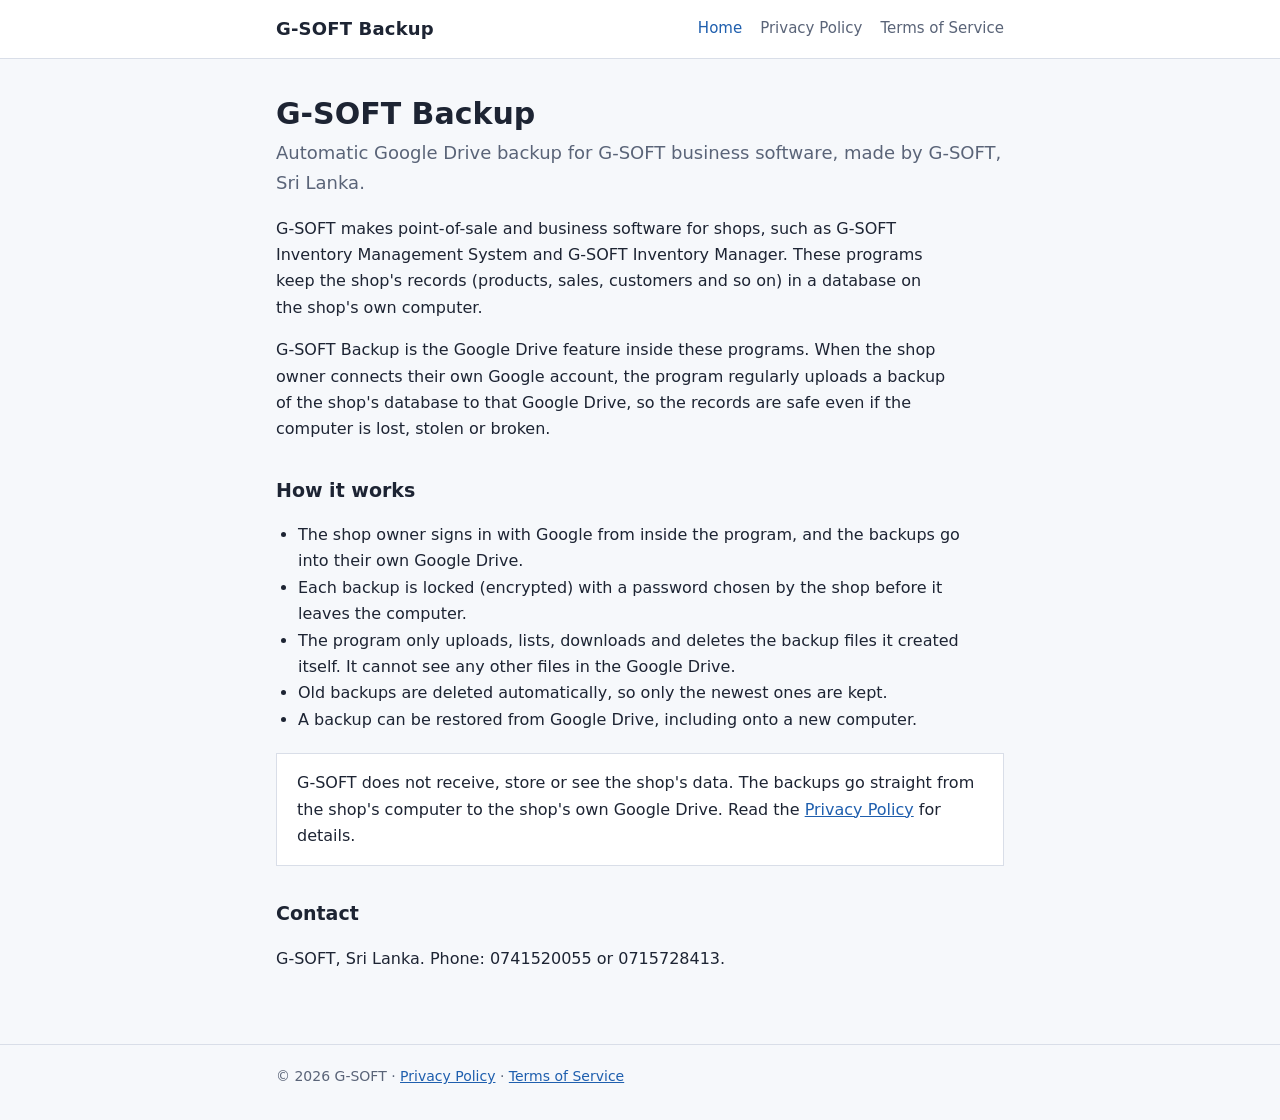
<file: index.html>
<!doctype html>
<html lang="en">
<head>
<meta charset="utf-8">
<meta name="viewport" content="width=device-width, initial-scale=1">
<title>G-SOFT Backup</title>
<meta name="description" content="Google Drive backup for G-SOFT business software.">
<link rel="stylesheet" href="style.css">
</head>
<body>
<header><div class="wrap">
  <a class="brand" href="./">G-SOFT Backup</a>
  <nav><a href="./" aria-current="page">Home</a><a href="privacy.html">Privacy Policy</a><a href="terms.html">Terms of Service</a></nav>
</div></header>
<main><div class="wrap">
  <h1>G-SOFT Backup</h1>
  <p class="lead">Automatic Google Drive backup for G-SOFT business software, made by G-SOFT, Sri Lanka.</p>

  <p>G-SOFT makes point-of-sale and business software for shops, such as G-SOFT Inventory Management System and G-SOFT Inventory Manager. These programs keep the shop's records (products, sales, customers and so on) in a database on the shop's own computer.</p>
  <p>G-SOFT Backup is the Google Drive feature inside these programs. When the shop owner connects their own Google account, the program regularly uploads a backup of the shop's database to that Google Drive, so the records are safe even if the computer is lost, stolen or broken.</p>

  <h2>How it works</h2>
  <ul>
    <li>The shop owner signs in with Google from inside the program, and the backups go into their own Google Drive.</li>
    <li>Each backup is locked (encrypted) with a password chosen by the shop before it leaves the computer.</li>
    <li>The program only uploads, lists, downloads and deletes the backup files it created itself. It cannot see any other files in the Google Drive.</li>
    <li>Old backups are deleted automatically, so only the newest ones are kept.</li>
    <li>A backup can be restored from Google Drive, including onto a new computer.</li>
  </ul>

  <div class="box">
    G-SOFT does not receive, store or see the shop's data. The backups go straight from the shop's computer to the shop's own Google Drive. Read the <a href="privacy.html">Privacy Policy</a> for details.
  </div>

  <h2>Contact</h2>
  <p>G-SOFT, Sri Lanka. Phone: 0741520055 or 0715728413.</p>
</div></main>
<footer><div class="wrap">© 2026 G-SOFT · <a href="privacy.html">Privacy Policy</a> · <a href="terms.html">Terms of Service</a></div></footer>
</body>
</html>
</file>
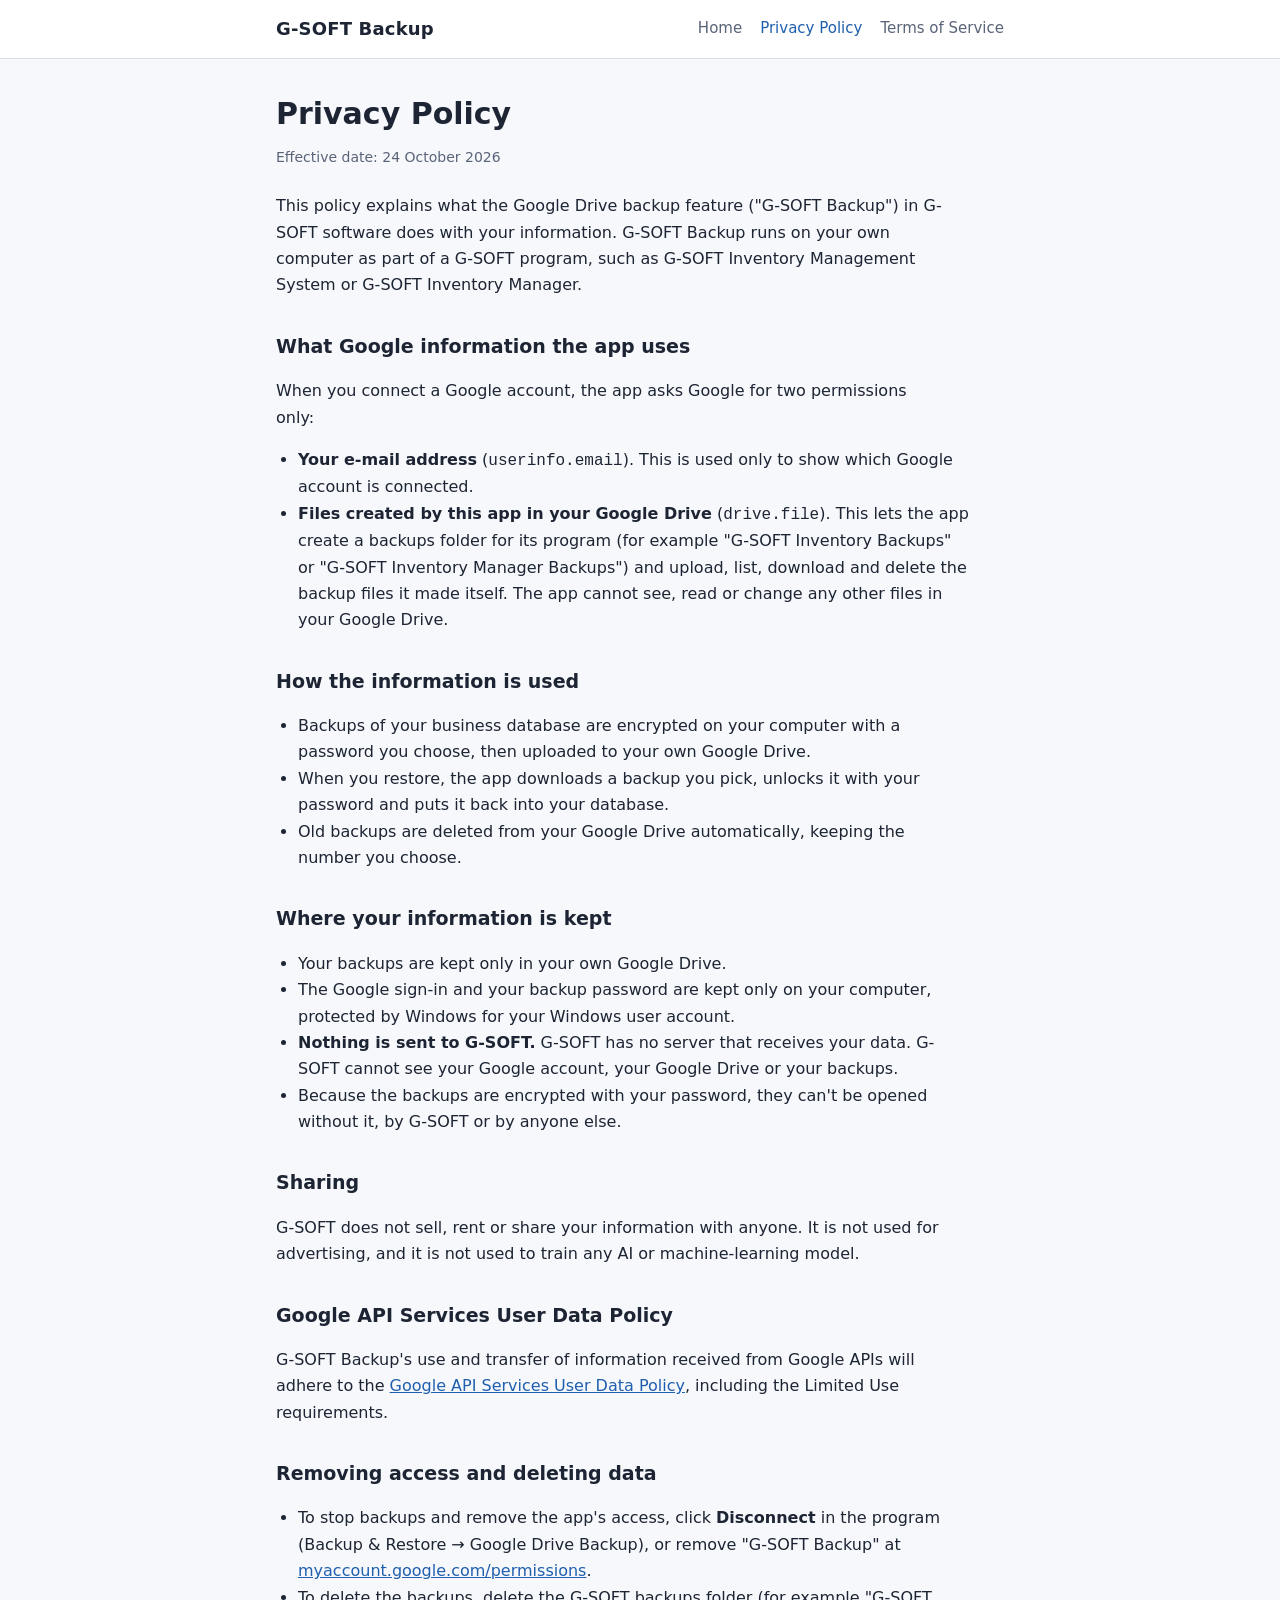
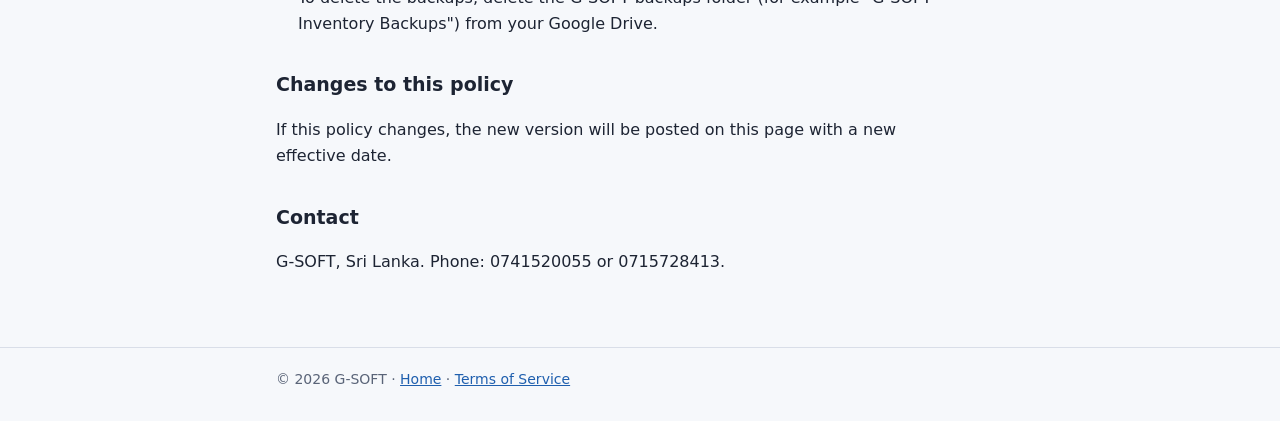
<file: privacy.html>
<!doctype html>
<html lang="en">
<head>
<meta charset="utf-8">
<meta name="viewport" content="width=device-width, initial-scale=1">
<title>Privacy Policy · G-SOFT Backup</title>
<link rel="stylesheet" href="style.css">
</head>
<body>
<header><div class="wrap">
  <a class="brand" href="./">G-SOFT Backup</a>
  <nav><a href="./">Home</a><a href="privacy.html" aria-current="page">Privacy Policy</a><a href="terms.html">Terms of Service</a></nav>
</div></header>
<main><div class="wrap">
  <h1>Privacy Policy</h1>
  <p class="date">Effective date: 24 October 2026</p>

  <p>This policy explains what the Google Drive backup feature ("G-SOFT Backup") in G-SOFT software does with your information. G-SOFT Backup runs on your own computer as part of a G-SOFT program, such as G-SOFT Inventory Management System or G-SOFT Inventory Manager.</p>

  <h2>What Google information the app uses</h2>
  <p>When you connect a Google account, the app asks Google for two permissions only:</p>
  <ul>
    <li><b>Your e-mail address</b> (<code>userinfo.email</code>). This is used only to show which Google account is connected.</li>
    <li><b>Files created by this app in your Google Drive</b> (<code>drive.file</code>). This lets the app create a backups folder for its program (for example "G-SOFT Inventory Backups" or "G-SOFT Inventory Manager Backups") and upload, list, download and delete the backup files it made itself. The app cannot see, read or change any other files in your Google Drive.</li>
  </ul>

  <h2>How the information is used</h2>
  <ul>
    <li>Backups of your business database are encrypted on your computer with a password you choose, then uploaded to your own Google Drive.</li>
    <li>When you restore, the app downloads a backup you pick, unlocks it with your password and puts it back into your database.</li>
    <li>Old backups are deleted from your Google Drive automatically, keeping the number you choose.</li>
  </ul>

  <h2>Where your information is kept</h2>
  <ul>
    <li>Your backups are kept only in your own Google Drive.</li>
    <li>The Google sign-in and your backup password are kept only on your computer, protected by Windows for your Windows user account.</li>
    <li><b>Nothing is sent to G-SOFT.</b> G-SOFT has no server that receives your data. G-SOFT cannot see your Google account, your Google Drive or your backups.</li>
    <li>Because the backups are encrypted with your password, they can't be opened without it, by G-SOFT or by anyone else.</li>
  </ul>

  <h2>Sharing</h2>
  <p>G-SOFT does not sell, rent or share your information with anyone. It is not used for advertising, and it is not used to train any AI or machine-learning model.</p>

  <h2>Google API Services User Data Policy</h2>
  <p>G-SOFT Backup's use and transfer of information received from Google APIs will adhere to the <a href="https://developers.google.com/terms/api-services-user-data-policy">Google API Services User Data Policy</a>, including the Limited Use requirements.</p>

  <h2>Removing access and deleting data</h2>
  <ul>
    <li>To stop backups and remove the app's access, click <b>Disconnect</b> in the program (Backup &amp; Restore → Google Drive Backup), or remove "G-SOFT Backup" at <a href="https://myaccount.google.com/permissions">myaccount.google.com/permissions</a>.</li>
    <li>To delete the backups, delete the G-SOFT backups folder (for example "G-SOFT Inventory Backups") from your Google Drive.</li>
  </ul>

  <h2>Changes to this policy</h2>
  <p>If this policy changes, the new version will be posted on this page with a new effective date.</p>

  <h2>Contact</h2>
  <p>G-SOFT, Sri Lanka. Phone: 0741520055 or 0715728413.</p>
</div></main>
<footer><div class="wrap">© 2026 G-SOFT · <a href="./">Home</a> · <a href="terms.html">Terms of Service</a></div></footer>
</body>
</html>
</file>
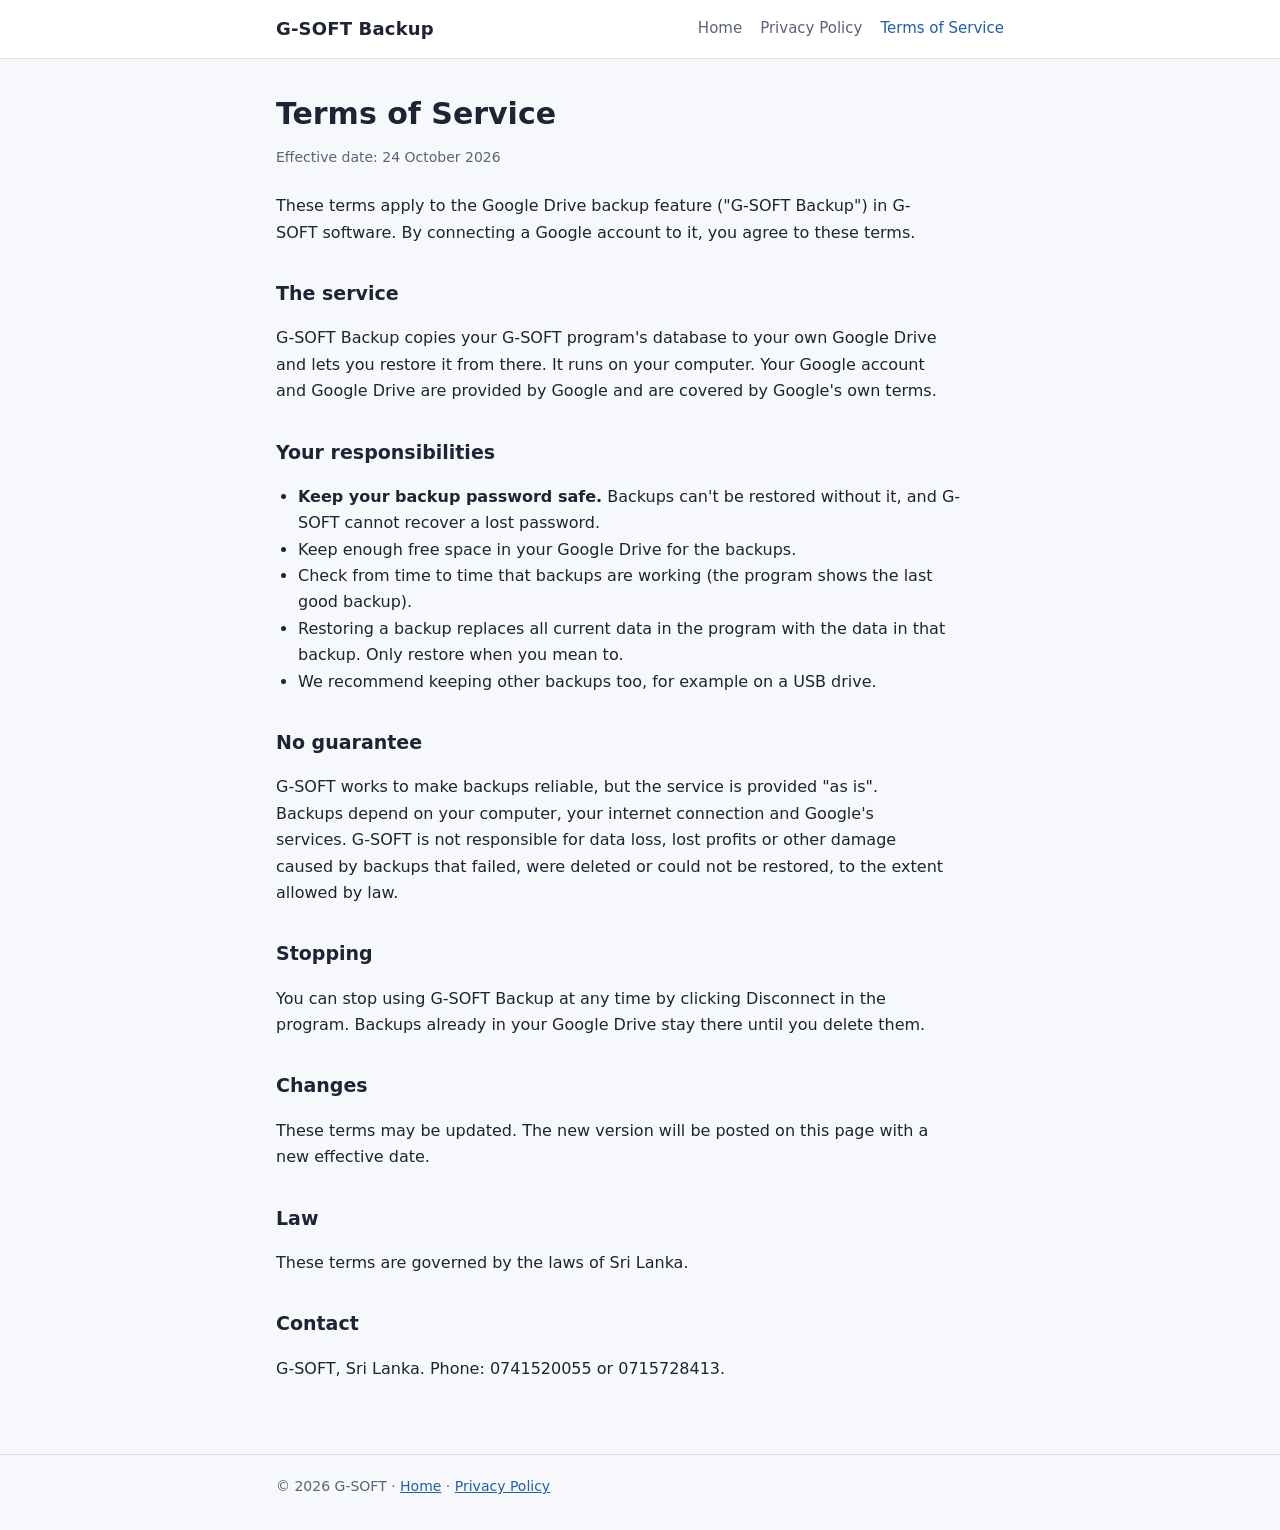
<file: terms.html>
<!doctype html>
<html lang="en">
<head>
<meta charset="utf-8">
<meta name="viewport" content="width=device-width, initial-scale=1">
<title>Terms of Service · G-SOFT Backup</title>
<link rel="stylesheet" href="style.css">
</head>
<body>
<header><div class="wrap">
  <a class="brand" href="./">G-SOFT Backup</a>
  <nav><a href="./">Home</a><a href="privacy.html">Privacy Policy</a><a href="terms.html" aria-current="page">Terms of Service</a></nav>
</div></header>
<main><div class="wrap">
  <h1>Terms of Service</h1>
  <p class="date">Effective date: 24 October 2026</p>

  <p>These terms apply to the Google Drive backup feature ("G-SOFT Backup") in G-SOFT software. By connecting a Google account to it, you agree to these terms.</p>

  <h2>The service</h2>
  <p>G-SOFT Backup copies your G-SOFT program's database to your own Google Drive and lets you restore it from there. It runs on your computer. Your Google account and Google Drive are provided by Google and are covered by Google's own terms.</p>

  <h2>Your responsibilities</h2>
  <ul>
    <li><b>Keep your backup password safe.</b> Backups can't be restored without it, and G-SOFT cannot recover a lost password.</li>
    <li>Keep enough free space in your Google Drive for the backups.</li>
    <li>Check from time to time that backups are working (the program shows the last good backup).</li>
    <li>Restoring a backup replaces all current data in the program with the data in that backup. Only restore when you mean to.</li>
    <li>We recommend keeping other backups too, for example on a USB drive.</li>
  </ul>

  <h2>No guarantee</h2>
  <p>G-SOFT works to make backups reliable, but the service is provided "as is". Backups depend on your computer, your internet connection and Google's services. G-SOFT is not responsible for data loss, lost profits or other damage caused by backups that failed, were deleted or could not be restored, to the extent allowed by law.</p>

  <h2>Stopping</h2>
  <p>You can stop using G-SOFT Backup at any time by clicking Disconnect in the program. Backups already in your Google Drive stay there until you delete them.</p>

  <h2>Changes</h2>
  <p>These terms may be updated. The new version will be posted on this page with a new effective date.</p>

  <h2>Law</h2>
  <p>These terms are governed by the laws of Sri Lanka.</p>

  <h2>Contact</h2>
  <p>G-SOFT, Sri Lanka. Phone: 0741520055 or 0715728413.</p>
</div></main>
<footer><div class="wrap">© 2026 G-SOFT · <a href="./">Home</a> · <a href="privacy.html">Privacy Policy</a></div></footer>
</body>
</html>
</file>
<file: style.css>
:root {
  --ink: #1d2433;
  --muted: #5a6478;
  --line: #d9dee8;
  --ground: #f6f8fb;
  --panel: #ffffff;
  --accent: #1f5fae;
}
@media (prefers-color-scheme: dark) {
  :root {
    --ink: #e4e8f0;
    --muted: #a3acbd;
    --line: #2f3747;
    --ground: #141922;
    --panel: #1b212c;
    --accent: #7fb0ec;
  }
}
* { box-sizing: border-box; }
body {
  margin: 0;
  background: var(--ground);
  color: var(--ink);
  font: 16px/1.65 "Segoe UI", system-ui, -apple-system, Roboto, Arial, sans-serif;
}
header {
  border-bottom: 1px solid var(--line);
  background: var(--panel);
}
.wrap { max-width: 760px; margin: 0 auto; padding: 0 16px; }
header .wrap { display: flex; flex-wrap: wrap; align-items: center; justify-content: space-between; gap: 8px 24px; padding-top: 14px; padding-bottom: 14px; }
.brand { font-weight: 700; font-size: 18px; color: var(--ink); text-decoration: none; letter-spacing: 0.01em; }
nav { display: flex; gap: 18px; font-size: 15px; }
nav a { color: var(--muted); text-decoration: none; }
nav a:hover, nav a[aria-current="page"] { color: var(--accent); }
main { padding: 36px 0 56px; }
h1 { font-size: 30px; line-height: 1.25; margin: 0 0 6px; text-wrap: balance; }
h2 { font-size: 19px; margin: 32px 0 8px; }
p, li { max-width: 66ch; }
.lead { font-size: 18px; color: var(--muted); margin-top: 0; }
.date { color: var(--muted); font-size: 14px; margin-bottom: 24px; }
a { color: var(--accent); }
a:focus-visible { outline: 2px solid var(--accent); outline-offset: 2px; }
.box { background: var(--panel); border: 1px solid var(--line); padding: 16px 20px; margin: 20px 0; }
ul { padding-left: 22px; }
footer { border-top: 1px solid var(--line); color: var(--muted); font-size: 14px; padding: 20px 0 32px; }
</file>
